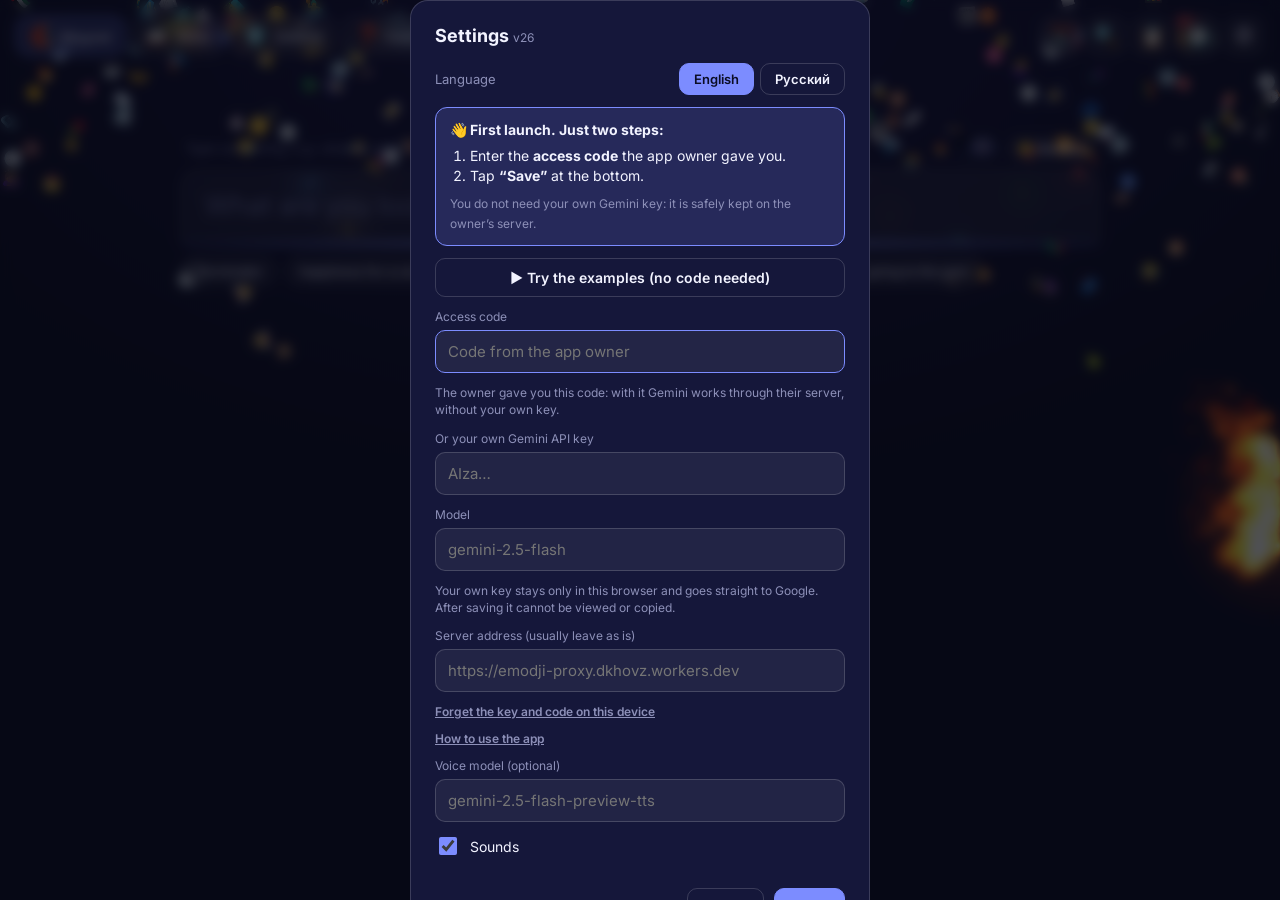
<file: index.html>
<!doctype html>
<html lang="ru">
<head>
<meta charset="utf-8">
<meta name="viewport" content="width=device-width, initial-scale=1, maximum-scale=1, viewport-fit=cover">
<title>Emodji Magnet</title>
<link rel="preconnect" href="https://fonts.googleapis.com">
<link rel="preconnect" href="https://fonts.gstatic.com" crossorigin>
<link href="https://fonts.googleapis.com/css2?family=Noto+Color+Emoji&family=Inter:wght@400;500;600&display=swap" rel="stylesheet">
<style>
  :root {
    --bg1: #0d0f1f;
    --bg2: #1a1740;
    --glass: rgba(255,255,255,.07);
    --glass-b: rgba(255,255,255,.16);
    --text: #f2f3ff;
    --muted: #8d90b8;
    --accent: #7c8cff;
  }
  * { box-sizing: border-box; }
  html, body { margin: 0; height: 100%; overflow: hidden; }
  body {
    font-family: Inter, system-ui, "Segoe UI", sans-serif;
    color: var(--text);
    background: radial-gradient(1200px 700px at 50% 0%, var(--bg2), var(--bg1) 70%);
  }
  canvas#world { position: fixed; inset: 0; width: 100%; height: 100%; display: block; touch-action: none; }

  #bar {
    position: fixed; left: 50%; top: 15vh; transform: translateX(-50%);
    width: min(920px, 82vw); z-index: 5;
  }
  #hint { font-size: 13px; color: var(--muted); margin: 0 6px 8px; display: flex; justify-content: space-between; min-height: 18px; }
  #status { transition: color .2s; }
  #status.err { color: #ff8a8a; }
  #field {
    width: 100%; font: 500 28px/1.25 Inter, system-ui, sans-serif; color: var(--text);
    background: var(--glass); border: 1px solid var(--glass-b); border-bottom: none;
    border-radius: 18px 18px 0 0; padding: 18px 24px; outline: none;
    backdrop-filter: blur(14px); -webkit-backdrop-filter: blur(14px);
    caret-color: var(--accent);
  }
  #field::placeholder { color: #6b6f9c; font-weight: 400; }
  #field:focus { background: rgba(255,255,255,.1); }

  /* type=search keeps Chrome's password/card/address bar off the keyboard; strip its native look */
  input[type="search"] { -webkit-appearance: none; appearance: none; }
  input[type="search"]::-webkit-search-cancel-button,
  input[type="search"]::-webkit-search-decoration,
  input[type="search"]::-webkit-search-results-button,
  input[type="search"]::-webkit-search-results-decoration { display: none; -webkit-appearance: none; }
  #tools {
    position: fixed; left: 16px; right: 16px; top: 16px; z-index: 6;
    display: flex; justify-content: space-between; gap: 8px; pointer-events: none;
  }
  #tools > div { display: flex; gap: 6px; pointer-events: auto; }
  .tbtn {
    height: 40px; min-width: 40px; padding: 0 12px; border-radius: 12px; border: 1px solid var(--glass-b);
    background: var(--glass); color: var(--text); font: 500 14px Inter, sans-serif; cursor: pointer;
    display: inline-flex; align-items: center; justify-content: center; gap: 6px; white-space: nowrap;
    backdrop-filter: blur(10px); -webkit-backdrop-filter: blur(10px);
  }
  .tbtn:hover { background: rgba(255,255,255,.14); }
  .tbtn.on { background: rgba(124,140,255,.28); border-color: var(--accent); }
  #acts .tbtn { padding: 0; font-size: 17px; }

  #histPanel {
    position: fixed; z-index: 8; right: 16px; top: 64px; width: min(380px, calc(100vw - 20px));
    max-height: 55vh; overflow-y: auto; display: none; padding: 6px;
    background: rgba(18,20,48,.97); border: 1px solid var(--glass-b); border-radius: 14px;
    box-shadow: 0 10px 40px rgba(0,0,0,.45);
  }
  #histPanel.open { display: block; }
  .hitem {
    width: 100%; display: grid; gap: 2px; text-align: left; padding: 9px 10px; border: none; border-radius: 10px;
    background: transparent; color: var(--text); cursor: pointer; font: 14px Inter, sans-serif;
  }
  .hitem:hover { background: rgba(255,255,255,.07); }
  .ht { overflow: hidden; text-overflow: ellipsis; white-space: nowrap; }
  .he { font: 16px "Noto Color Emoji","Segoe UI Emoji",sans-serif; letter-spacing: 1px; }
  .hempty { padding: 14px; color: var(--muted); font-size: 13px; }
  .hclear { width: 100%; margin-top: 4px; padding: 8px; border: none; background: none; color: var(--muted); font: 12px Inter, sans-serif; cursor: pointer; }

  #searchBar {
    position: fixed; left: 16px; right: 16px; top: 16px; z-index: 9; display: none; gap: 8px;
  }
  #searchBar.open { display: flex; }
  #searchInput {
    flex: 1; min-width: 0; height: 40px; padding: 0 14px; border-radius: 12px; outline: none;
    border: 1px solid var(--accent); background: rgba(18,20,48,.96); color: var(--text); font: 500 15px Inter, sans-serif;
  }
  body.mobile #searchBar { top: calc(var(--vvt, 0px) + 8px); left: 10px; right: 10px; }
  body.mobile #searchInput { height: 36px; font-size: 16px; }
  #coach {
    position: fixed; z-index: 9; display: none; width: min(440px, calc(100vw - 20px)); padding: 12px 14px;
    background: rgba(18,20,48,.97); border: 1px solid var(--glass-b); border-radius: 14px;
    box-shadow: 0 10px 40px rgba(0,0,0,.45);
  }
  #coach.open { display: block; }
  #coach .ch { display: flex; align-items: center; justify-content: space-between; font-size: 13px; font-weight: 600; margin-bottom: 6px; }
  #coach.fix .ch { color: #ffd479; }
  #coach.good .ch { color: #7df0b0; }
  #coachClose { background: none; border: none; color: var(--muted); font-size: 20px; cursor: pointer; }
  .cold { font-size: 14px; color: var(--muted); text-decoration: line-through; text-decoration-color: rgba(255,120,120,.7); }
  .cfix { font-size: 16px; font-weight: 500; margin: 3px 0; }
  .cnote { font-size: 13px; color: var(--muted); line-height: 1.4; }
  #coachActions { display: flex; gap: 8px; margin-top: 10px; }
  #coachActions:empty { display: none; }
  #coachActions button {
    font: 600 13px Inter, sans-serif; padding: 8px 12px; border-radius: 10px; cursor: pointer;
    border: 1px solid var(--glass-b); background: rgba(255,255,255,.06); color: var(--text);
  }
  #coachActions button.primary { background: var(--accent); border-color: var(--accent); color: #0b0d24; }
  #setupHint { display: none; padding: 12px 14px; border-radius: 12px; background: rgba(124,140,255,.16);
    border: 1px solid var(--accent); font-size: 14px; line-height: 1.45; }
  #setupHint.show { display: block; }
  #setupHint ol { margin: 6px 0 6px 20px; padding: 0; }
  #setupHint span { color: var(--muted); font-size: 12px; }

  #welcome { position: fixed; inset: 0; z-index: 35; display: none; place-items: center; background: rgba(5,6,18,.78);
    backdrop-filter: blur(6px); overflow-y: auto; padding: 14px; }
  #welcome.open { display: grid; }
  #wcard { width: min(520px, 100%); max-height: 100%; overflow-y: auto; background: #15173a; border: 1px solid var(--glass-b);
    border-radius: 20px; padding: 22px 22px 0; font-size: 14px; line-height: 1.5; }
  #wcard h2 { margin: 0 0 8px; font-size: 20px; }
  #wcard p { margin: 6px 0; }
  .wlead { font-size: 15px; }
  .wbox { margin: 12px 0; padding: 12px 14px; border-radius: 14px; background: rgba(255,214,120,.1); border: 1px solid rgba(255,214,120,.35); }
  .wbox b:first-child { color: #ffd479; }
  .wh { display: block; margin: 14px 0 4px; }
  #wcard ul { margin: 0; padding-left: 20px; }
  #wcard li { margin: 5px 0; }
  .wrow { position: sticky; bottom: 0; margin: 12px -22px 0; padding: 12px 22px; background: #15173a; border-top: 1px solid var(--glass-b); }
  #wOk { width: 100%; font: 600 15px Inter, sans-serif; padding: 12px; border-radius: 12px; border: none; cursor: pointer;
    background: var(--accent); color: #0b0d24; }
  body:not(.mobile) #wcard .mobileOnly { display: none; }
  #hint { align-items: center; gap: 8px; }
  #status { min-width: 0; overflow: hidden; text-overflow: ellipsis; white-space: nowrap; }
  #hint .hr { display: inline-flex; align-items: center; gap: 8px; flex-shrink: 0; }
  #diffBtn { font: 600 12px Inter, sans-serif; padding: 4px 10px; border-radius: 99px; cursor: pointer; color: var(--text);
    border: 1px solid var(--glass-b); background: var(--glass); }
  #diffBtn.on { background: rgba(255,214,120,.18); border-color: rgba(255,214,120,.6); color: #ffd479; }
  /* rocker switch for the fire: calm when idle, springy click when pressed (lives in the hint row) */
  .fireSw { display: inline-flex; align-items: center; gap: 5px; }
  .fireSw::before { content: '🔥'; font: 12px "Noto Color Emoji","Segoe UI Emoji",sans-serif; opacity: .8; }
  .fireSw.off::before { filter: grayscale(1); opacity: .4; }
  #fireBtn {
    position: relative; flex: none; width: 46px; height: 26px; padding: 0; border-radius: 13px; cursor: pointer;
    border: 1px solid rgba(255,255,255,.1);
    background: linear-gradient(180deg, #0b0d20, #171a38);
    box-shadow: inset 0 2px 4px rgba(0,0,0,.75), inset 0 -1px 0 rgba(255,255,255,.05), 0 1px 0 rgba(255,255,255,.06);
    -webkit-tap-highlight-color: transparent; outline: none;
  }
  #fireBtn .cap {
    position: absolute; top: 2px; left: 2px; width: 26px; height: 20px; border-radius: 10px;
    background: linear-gradient(145deg, #5a6096, #353a72 62%, #2a2e60);
    box-shadow: 0 2px 4px rgba(0,0,0,.55), inset 0 1px 0 rgba(255,255,255,.3), inset 0 -2px 3px rgba(0,0,0,.3);
    transition: left .24s cubic-bezier(.3,1.7,.5,1), transform .12s ease-out;
    display: grid; place-items: center;
  }
  #fireBtn.on .cap { left: 16px; }
  #fireBtn:active .cap { transform: scaleX(1.1) scaleY(.92); }
  #fireBtn .dot { width: 4px; height: 4px; border-radius: 50%; background: #4a4f86; box-shadow: inset 0 1px 1px rgba(0,0,0,.5); transition: background .2s, box-shadow .2s; }
  #fireBtn.on .dot { background: #ffb457; box-shadow: 0 0 5px rgba(255,160,60,.8); }
  #fireBtn:focus-visible { box-shadow: inset 0 2px 4px rgba(0,0,0,.75), 0 0 0 2px var(--accent); }
  /* hand-drawn icons (images live in icons.css) */
  .ic { display: inline-block; flex: none; width: 26px; height: 26px; background: center / contain no-repeat; pointer-events: none; }
  .tbtn .ic { filter: drop-shadow(0 1px 1px rgba(0,0,0,.4)); }
  .ic.sm { width: 1.2em; height: 1.2em; vertical-align: -.25em; margin: 0 1px; }
  body.mobile .tbtn .ic { width: 22px; height: 22px; }
  .tbtn .ico { width: 26px; height: 26px; filter: drop-shadow(0 1px 1px rgba(0,0,0,.4)); }
  body.mobile .tbtn .ico { width: 22px; height: 22px; }
  .icoSlot { display: inline-flex; }
  /* no native blue tap-highlight square / text-like selection on the panel buttons and their icons */
  .tbtn, #tools, #tools * , #diffBtn, #fireBtn, #searchClose {
    -webkit-tap-highlight-color: transparent; -webkit-touch-callout: none;
    -webkit-user-select: none; user-select: none;
  }
  .tbtn { outline: none; }
  .tbtn:focus-visible { outline: 2px solid var(--accent); outline-offset: 2px; }
  .ico, .ico * { -webkit-user-select: none; user-select: none; -webkit-user-drag: none; }
  #chips { position: fixed; z-index: 4; display: flex; gap: 8px; overflow-x: auto; padding: 2px 2px 8px; scrollbar-width: none; transition: opacity .25s; }
  #chips::-webkit-scrollbar { display: none; }
  #chips.hide { opacity: 0; pointer-events: none; }
  .chip { flex: none; font: 500 13px Inter, system-ui, sans-serif; padding: 7px 13px; border-radius: 99px; cursor: pointer; white-space: nowrap;
    border: 1px solid var(--glass-b); background: var(--glass); color: var(--text); backdrop-filter: blur(8px); -webkit-tap-highlight-color: transparent; }
  .chip:hover { background: rgba(255,255,255,.14); }
  #tryBtn { display: none; width: 100%; font: 600 14px Inter, sans-serif; padding: 11px; border-radius: 12px; cursor: pointer;
    border: 1px solid var(--accent); background: rgba(124,140,255,.18); color: var(--text); }
  #tryBtn.show { display: block; }
  .tbtn.dim { opacity: .38; }
  .tbtn.busy { opacity: .6; pointer-events: none; }
  .lrow { display: flex; align-items: center; justify-content: space-between; gap: 12px; font-size: 13px; color: var(--muted); }
  #langSel { display: flex; gap: 6px; }
  #card #langSel button { padding: 7px 14px; font-size: 13px; }
  #card #langSel button.on { background: var(--accent); border-color: var(--accent); color: #0b0d24; }
  #toast {
    position: fixed; left: 50%; bottom: 24px; z-index: 40; transform: translate(-50%, 20px); opacity: 0;
    padding: 10px 16px; border-radius: 12px; background: rgba(18,20,48,.95); border: 1px solid var(--glass-b);
    font-size: 14px; max-width: calc(100vw - 40px); overflow: hidden; text-overflow: ellipsis; white-space: nowrap;
    transition: opacity .2s, transform .2s; pointer-events: none;
  }
  #toast.show { opacity: 1; transform: translate(-50%, 0); }

  @keyframes shake { 0%,100% { transform: translateX(0); } 20%,60% { transform: translateX(-8px); } 40%,80% { transform: translateX(8px); } }
  #field.shake { animation: shake .35s; }
  #field[readonly] { color: #c9cdf7; }
  #tip {
    position: fixed; z-index: 6; pointer-events: none; padding: 5px 10px; border-radius: 8px;
    background: rgba(10,12,30,.9); border: 1px solid var(--glass-b); font-size: 13px; opacity: 0;
    transition: opacity .12s; white-space: nowrap;
  }

  #bubble {
    position: fixed; z-index: 7; width: 340px; display: none; padding: 14px 16px;
    background: rgba(18,20,48,.94); border: 1px solid var(--glass-b); border-radius: 16px;
    backdrop-filter: blur(14px); box-shadow: 0 10px 40px rgba(0,0,0,.4);
  }
  #bubble.open { display: block; }
  #bubble .bh { display: flex; align-items: center; gap: 10px; margin-bottom: 6px; }
  #bEmoji { font: 26px "Noto Color Emoji","Segoe UI Emoji",sans-serif; }
  #bVerdict { font-size: 12px; font-weight: 600; padding: 3px 9px; border-radius: 99px; background: var(--glass); color: var(--muted); }
  #bVerdict.yes { background: rgba(80,220,140,.18); color: #7df0b0; }
  #bVerdict.no { background: rgba(255,120,120,.18); color: #ff9a9a; }
  #bSpeak { margin-left: auto; background: none; border: none; font-size: 16px; cursor: pointer; opacity: .8; padding: 0 4px; }
  #bSpeak + #bClose { margin-left: 0; }
  #bClose { margin-left: auto; background: none; border: none; color: var(--muted); font-size: 20px; cursor: pointer; }
  #bText { white-space: pre-line; margin: 0 0 10px; font-size: 14px; line-height: 1.4; min-height: 20px; }
  #bArg {
    width: 100%; font: 13px Inter, sans-serif; color: var(--text); background: rgba(255,255,255,.06);
    border: 1px solid var(--glass-b); border-radius: 10px; padding: 8px 10px; outline: none;
  }
  #bArg:focus { border-color: var(--accent); }
  #bActions { display: flex; gap: 8px; flex-wrap: wrap; }
  #bActions:not(:empty) { margin-top: 10px; }
  #bActions button {
    font: 600 13px Inter, sans-serif; padding: 8px 12px; border-radius: 10px; cursor: pointer;
    border: 1px solid var(--glass-b); background: rgba(255,255,255,.06); color: var(--text);
  }
  #bActions button.primary { background: var(--accent); border-color: var(--accent); color: #0b0d24; }
  #loading {
    position: fixed; inset: 0; z-index: 20; display: grid; place-items: center;
    background: var(--bg1); color: var(--muted); font-size: 16px; transition: opacity .5s;
  }
  #loading.hide { opacity: 0; pointer-events: none; }

  #modal { position: fixed; inset: 0; z-index: 30; display: none; place-items: center; background: rgba(5,6,18,.7); backdrop-filter: blur(6px); }
  #modal.open { display: grid; }
  #card {
    width: min(460px, 92vw); background: #15173a; border: 1px solid var(--glass-b);
    border-radius: 18px; padding: 24px; display: grid; gap: 12px;
  }
  #card h2 { margin: 0 0 4px; font-size: 18px; }
  #card label { font-size: 12px; color: var(--muted); display: grid; gap: 6px; }
  #card input {
    font: 15px Inter, sans-serif; color: var(--text); background: rgba(255,255,255,.06);
    border: 1px solid var(--glass-b); border-radius: 10px; padding: 11px 12px; outline: none;
  }
  #card input:focus { border-color: var(--accent); }
  #card .row { display: flex; gap: 10px; justify-content: flex-end; margin-top: 6px; }
  #card button {
    font: 600 14px Inter, sans-serif; border-radius: 10px; padding: 10px 18px; cursor: pointer;
    border: 1px solid var(--glass-b); background: transparent; color: var(--text);
  }
  #card button.primary { background: var(--accent); border-color: var(--accent); color: #0b0d24; }
  #card .linkbtn { border: none !important; background: none !important; color: var(--muted) !important; font-size: 12px !important; text-align: left; padding: 0 !important; text-decoration: underline; }
  #card small { color: var(--muted); font-size: 12px; line-height: 1.4; }
  #card .opt { display: flex; align-items: center; gap: 10px; font-size: 14px; color: var(--text); cursor: pointer; }
  #card .opt input { width: 18px; height: 18px; padding: 0; accent-color: var(--accent); }
  body:not(.mobile) .mobileOnly { display: none !important; }

  /* ---- phone mode (desktop untouched) ---- */
  body.mobile canvas#world { inset: auto; left: 0; top: var(--vvt, 0px); width: 100%; height: var(--vvh, 100%); }
  body.mobile #bar { top: calc(var(--vvt, 0px) + 54px); width: calc(100vw - 20px); }
  body.mobile #hint { font-size: 12px; margin-bottom: 5px; min-height: 15px; }
  body.mobile #count { display: none; }
  #ver { opacity: .35; margin-left: 8px; }
  body.mobile #field { font-size: 17px; padding: 11px 14px; border-radius: 14px 14px 0 0; }
  body.mobile #tools { top: calc(var(--vvt, 0px) + 8px); left: 10px; right: 10px; }
  body.mobile .tbtn { height: 32px; min-width: 32px; padding: 0; font-size: 16px; }
  body.mobile #tools > div { gap: 4px; }
  body.mobile #modes .tbtn span { display: none; }
  body.mobile #histPanel { right: 10px; top: calc(var(--vvt, 0px) + 50px); }
  body.mobile #bubble { width: calc(100vw - 20px); padding: 11px 13px; }
  body.mobile #bArg { font-size: 16px; }
  /* masked like a password, but without the browser's password/card/address autofill bar */
  .secret { -webkit-text-security: disc; }
  .secret::placeholder { -webkit-text-security: none; }
  /* settings window always fits above the on-screen keyboard and scrolls */
  body.mobile #modal { top: var(--vvt, 0px); bottom: auto; height: var(--vvh, 100%); overflow-y: auto; align-items: start; padding: 8px 0; }
  body.mobile #card { margin: 0 auto; padding: 16px; gap: 10px; }
  body.mobile #card .row { position: sticky; bottom: -16px; margin: 4px -16px -16px; padding: 10px 16px; background: #15173a; border-top: 1px solid var(--glass-b); }
</style>
<link rel="stylesheet" href="icons-anim.css?v=26">
<link rel="stylesheet" href="icon-anim.css?v=26">
</head>
<body>
<canvas id="world"></canvas>

<div id="bar">
  <div id="hint"><span id="status" data-i18n="status.magnet"></span><span class="hr"><span id="count"></span><span class="fireSw"><button id="fireBtn" type="button" role="switch" aria-checked="true"><span class="cap"><i class="dot"></i></span></button></span><button id="diffBtn" type="button"></button></span></div>
  <input id="field" type="search" autocomplete="off" spellcheck="false" data-i18n-ph="ph.magnet" autofocus>
</div>

<div id="chips"></div>

<div id="tools">
  <div id="modes">
    <button class="tbtn on" data-mode="magnet" data-i18n-title="modeT.magnet"><span class="icoSlot" data-ico="magnet"><i class="ic ic-magnet"></i></span><span data-i18n="mode.magnet"></span></button>
    <button class="tbtn" data-mode="story" data-i18n-title="modeT.story"><span class="icoSlot" data-ico="book"><i class="ic ic-book"></i></span><span data-i18n="mode.story"></span></button>
    <button class="tbtn" data-mode="defend" data-i18n-title="modeT.defend"><span class="icoSlot" data-ico="shield"><i class="ic ic-shield"></i></span><span data-i18n="mode.defend"></span></button>
    <button class="tbtn" data-mode="guess" data-i18n-title="modeT.guess"><span class="icoSlot" data-ico="question"><i class="ic ic-question"></i></span><span data-i18n="mode.guess"></span></button>
  </div>
  <div id="acts">
    <button class="tbtn" id="peelBtn" data-i18n-title="t.peel"><span class="icoSlot" data-ico="scissors"><i class="ic ic-scissors"></i></span></button>
    <button class="tbtn" id="searchBtn" data-i18n-title="t.search"><span class="icoSlot" data-ico="magnifier"><i class="ic ic-magnifier"></i></span></button>
    <button class="tbtn" id="copyBtn" data-i18n-title="t.copy"><span class="icoSlot" data-ico="clipboard"><i class="ic ic-clipboard"></i></span></button>
    <button class="tbtn" id="histBtn" data-i18n-title="t.hist"><span class="icoSlot" data-ico="clock"><i class="ic ic-clock"></i></span></button>
    <button class="tbtn" id="gear" data-i18n-title="t.settings"><span class="icoSlot" data-ico="gear"><i class="ic ic-gear"></i></span></button>
  </div>
</div>
<div id="searchBar"><input id="searchInput" type="search" autocomplete="off" spellcheck="false" data-i18n-ph="search.ph"><button class="tbtn" id="searchClose" data-i18n-title="t.close">✕</button></div>
<div id="histPanel"></div>
<div id="toast"></div>
<div id="coach"><div class="ch"><span id="coachTitle"></span><button id="coachClose" data-i18n-title="t.close">×</button></div><div id="coachBody"></div><div id="coachActions"></div></div>
<div id="tip"></div>
<div id="bubble">
  <div class="bh"><span id="bEmoji"></span><span id="bVerdict"></span><button id="bSpeak" title="Listen">🔊</button><button id="bClose" data-i18n-title="t.close">×</button></div>
  <p id="bText"></p>
  <input id="bArg" type="search" autocomplete="off" spellcheck="false" placeholder="Argue back… (Enter)">
  <div id="bActions"></div>
</div>
<div id="loading" data-i18n="loading"></div>

<div id="welcome">
  <div id="wcard">
    <h2 data-i18n="w.title"></h2>
    <p class="wlead" data-i18n-html="w.lead"></p>

    <div class="wbox">
      <b data-i18n="w.boxTitle"></b>
      <p data-i18n-html="w.boxText"></p>
      <p id="wDevice" data-i18n-html="w.modes"></p>
    </div>

    <b class="wh" data-i18n="w.what"></b>
    <ul>
      <li data-i18n-html="w.l1"></li>
      <li data-i18n-html="w.l2"></li>
      <li data-i18n-html="w.l3"></li>
      <li data-i18n-html="w.l4"></li>
      <li data-i18n-html="w.l5"></li>
      <li data-i18n-html="w.l6"></li>
      <li data-i18n-html="w.l7"></li>
      <li data-i18n-html="w.l8"></li>
      <li data-i18n-html="w.l9"></li>
      <li class="mobileOnly" data-i18n-html="w.l10"></li>
    </ul>
    <div class="wrow"><button id="wOk" class="primary" data-i18n="w.ok"></button></div>
  </div>
</div>

<div id="modal">
  <div id="card">
    <h2><span data-i18n="set.title"></span> <small id="verNote" style="font-weight:400;color:var(--muted)">v26</small></h2>
    <div class="lrow"><span data-i18n="set.lang"></span>
      <div id="langSel"><button type="button" data-lang="en">English</button><button type="button" data-lang="ru">Русский</button></div>
    </div>
    <div id="setupHint" data-i18n-html="set.first"></div>
    <button id="tryBtn" type="button" data-i18n="set.try"></button>
    <label><span data-i18n="set.code"></span>
      <input id="accessInput" class="secret" type="search" name="emodji-code-x" data-i18n-ph="set.codePh" autocomplete="off" autocapitalize="none" autocorrect="off" spellcheck="false" data-lpignore="true" data-1p-ignore data-form-type="other">
    </label>
    <small data-i18n="set.codeNote"></small>
    <label><span data-i18n="set.key"></span>
      <input id="keyInput" class="secret" type="search" name="emodji-key-x" placeholder="AIza…" autocomplete="off" autocapitalize="none" autocorrect="off" spellcheck="false" data-lpignore="true" data-1p-ignore data-form-type="other">
    </label>
    <label><span data-i18n="set.model"></span>
      <input id="modelInput" type="search" placeholder="gemini-2.5-flash">
    </label>
    <small data-i18n="set.keyNote"></small>
    <label><span data-i18n="set.server"></span>
      <input id="proxyInput" type="search" placeholder="https://….workers.dev" autocomplete="off">
    </label>
    <button id="forgetBtn" class="linkbtn" type="button" data-i18n="set.forget"></button>
    <button id="helpBtn" class="linkbtn" type="button" data-i18n="set.help"></button>
    <label><span data-i18n="set.tts"></span>
      <input id="ttsModelInput" type="search" placeholder="gemini-2.5-flash-preview-tts">
    </label>
    <label class="opt"><input id="optSound" type="checkbox"> <span data-i18n="set.sound"></span></label>
    <label class="opt mobileOnly"><input id="optVibe" type="checkbox"> <span data-i18n="set.vibe"></span></label>
    <label class="opt mobileOnly"><input id="optTilt" type="checkbox"> <span data-i18n="set.tilt"></span></label>
    <label class="opt mobileOnly"><input id="optShake" type="checkbox"> <span data-i18n="set.shake"></span></label>
    <small id="vibeNote"></small>
    <div class="row">
      <button id="cancelBtn" data-i18n="set.close"></button>
      <button id="saveBtn" class="primary" data-i18n="set.save"></button>
    </div>
  </div>
</div>

<script src="matter.min.js"></script>
<script src="emoji-data.js?v=26"></script>
<script src="i18n.js?v=26"></script>
<script src="icon-anim.js?v=26"></script>
<script src="examples.js?v=26"></script>
<script src="app.js?v=29"></script>
</body>
</html>
</file>
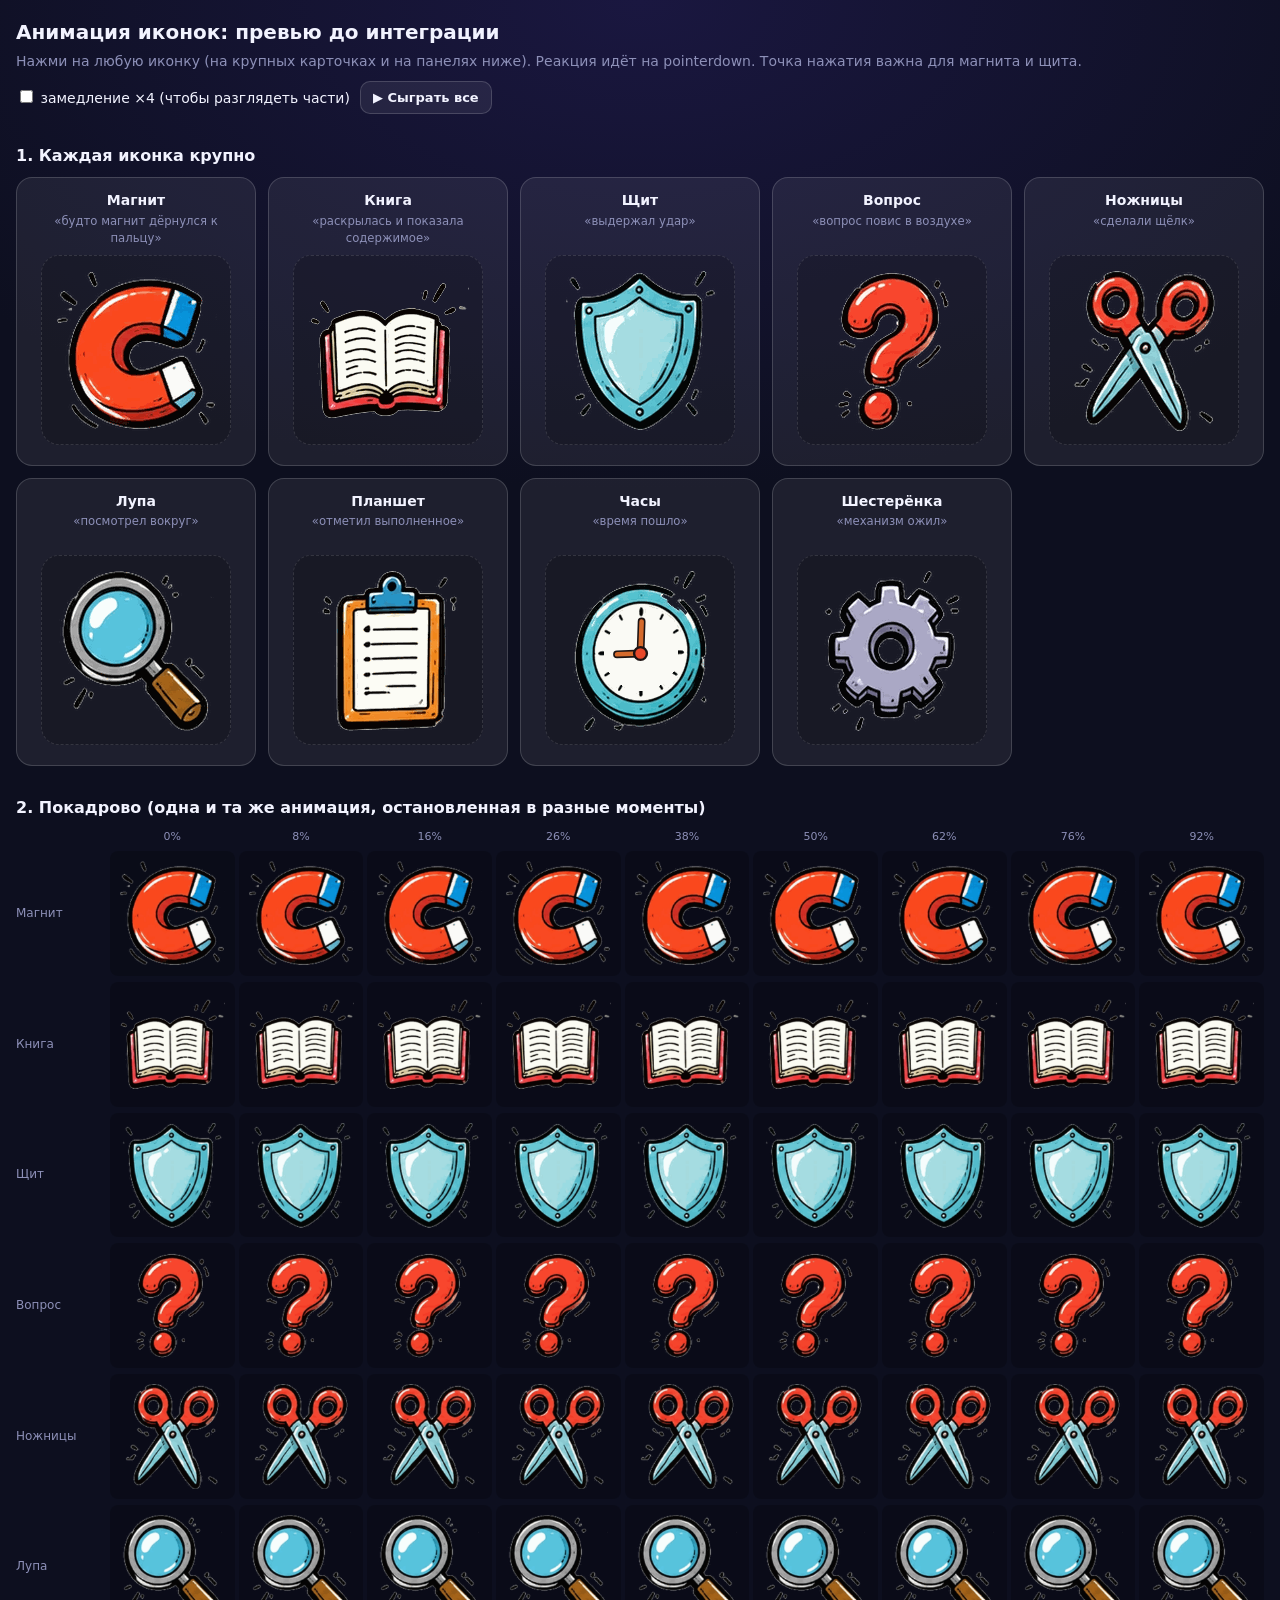
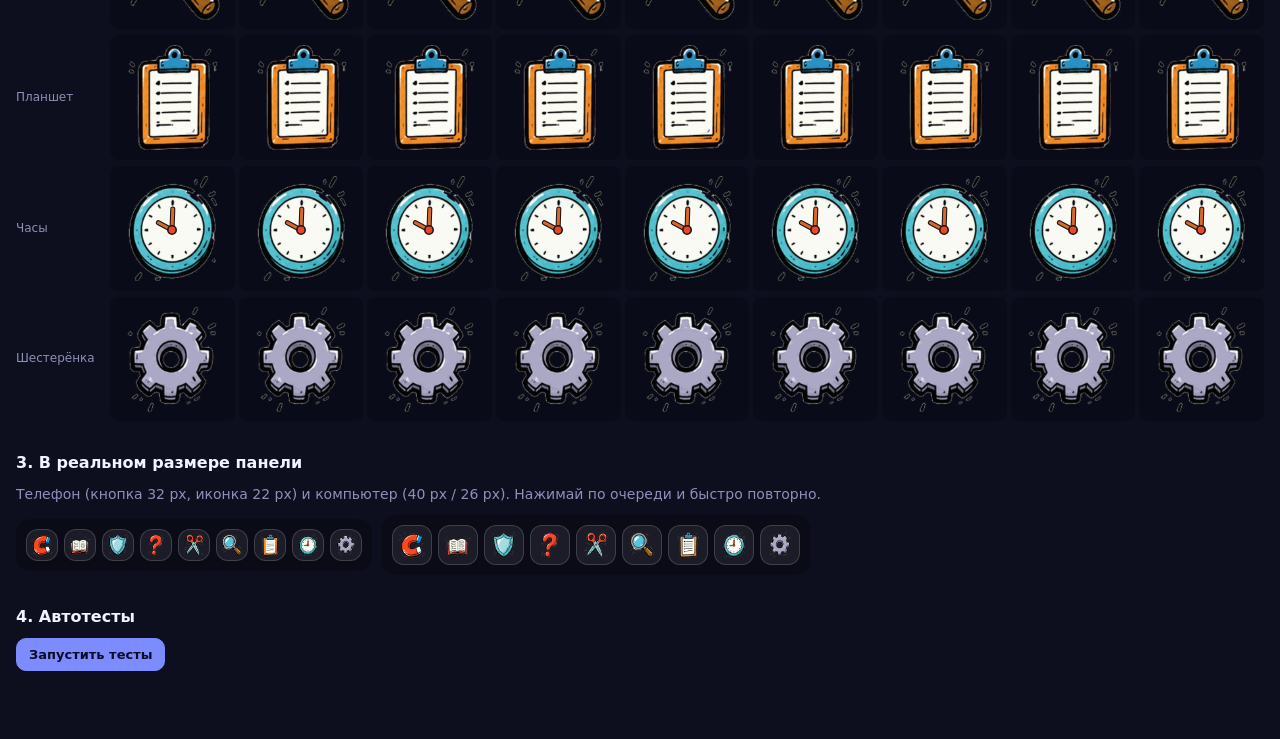
<file: icon-anim-preview.html>
<!doctype html>
<html lang="ru">
<head>
<meta charset="utf-8">
<meta name="viewport" content="width=device-width, initial-scale=1">
<title>Превью анимации иконок</title>
<link rel="stylesheet" href="icons-anim.css">
<link rel="stylesheet" href="icon-anim.css">
<style>
  :root { --bg: #0d0f1f; --glass: rgba(255,255,255,.07); --glass-b: rgba(255,255,255,.16); --text: #f2f3ff; --muted: #8d90b8; --accent: #7c8cff; }
  * { box-sizing: border-box; }
  body { margin: 0; padding: 18px 16px 60px; background: radial-gradient(1200px 700px at 50% 0%, #1a1740, var(--bg) 70%); color: var(--text); font: 14px/1.45 system-ui, "Segoe UI", sans-serif; }
  h1 { font-size: 20px; margin: 0 0 4px; } h2 { font-size: 16px; margin: 30px 0 10px; }
  p.n { color: var(--muted); margin: 0 0 10px; }
  .grid { display: grid; grid-template-columns: repeat(auto-fill, minmax(230px, 1fr)); gap: 12px; }
  .card { background: var(--glass); border: 1px solid var(--glass-b); border-radius: 16px; padding: 12px; text-align: center; }
  .card h3 { margin: 0 0 2px; font-size: 14px; } .card small { color: var(--muted); display: block; min-height: 34px; }
  .stage { display: block; margin: 8px auto; width: 190px; height: 190px; padding: 0; border: 1px dashed rgba(255,255,255,.12); border-radius: 18px; background: rgba(0,0,0,.18); cursor: pointer; touch-action: manipulation; position: relative; }
  .stage .ico { position: absolute; left: 15px; top: 15px; width: 160px; height: 160px; }
  .row { display: flex; align-items: center; gap: 10px; flex-wrap: wrap; margin: 8px 0; }
  .btn { font: 600 13px system-ui; padding: 8px 12px; border-radius: 10px; border: 1px solid var(--glass-b); background: var(--glass); color: var(--text); cursor: pointer; }
  .btn.primary { background: var(--accent); border-color: var(--accent); color: #0b0d24; }
  .film { display: grid; grid-template-columns: 90px repeat(9, 1fr); gap: 4px; align-items: center; margin-bottom: 6px; }
  .film .lab { font-size: 12px; color: var(--muted); }
  .frame { aspect-ratio: 1; background: rgba(0,0,0,.22); border-radius: 8px; position: relative; }
  .frame .ico { position: absolute; left: 8%; top: 8%; width: 84%; height: 84%; }
  .film.head .t { font-size: 11px; color: var(--muted); text-align: center; }
  .tbar { display: inline-flex; gap: 6px; padding: 10px; background: rgba(0,0,0,.25); border-radius: 14px; }
  .tbtn { display: inline-flex; align-items: center; justify-content: center; border-radius: 12px; border: 1px solid var(--glass-b); background: var(--glass); color: var(--text); padding: 0; cursor: pointer; touch-action: manipulation; }
  .tbar.m .tbtn { width: 32px; height: 32px; } .tbar.m .ico { width: 22px; height: 22px; }
  .tbar.d .tbtn { width: 40px; height: 40px; } .tbar.d .ico { width: 26px; height: 26px; }
  table { border-collapse: collapse; width: 100%; font-size: 13px; }
  th, td { border-bottom: 1px solid var(--glass-b); padding: 5px 8px; text-align: left; }
  .ok { color: #7df0b0; } .bad { color: #ff9a9a; }
  #log { white-space: pre-wrap; color: var(--muted); font: 12px ui-monospace, monospace; }
</style>
</head>
<body>
<h1>Анимация иконок: превью до интеграции</h1>
<p class="n">Нажми на любую иконку (на крупных карточках и на панелях ниже). Реакция идёт на pointerdown. Точка нажатия важна для магнита и щита.</p>

<div class="row">
  <label><input type="checkbox" id="slow"> замедление ×4 (чтобы разглядеть части)</label>
  <button class="btn" id="playAll">▶ Сыграть все</button>
</div>

<h2>1. Каждая иконка крупно</h2>
<div class="grid" id="big"></div>

<h2>2. Покадрово (одна и та же анимация, остановленная в разные моменты)</h2>
<div id="film"></div>

<h2>3. В реальном размере панели</h2>
<p class="n">Телефон (кнопка 32 px, иконка 22 px) и компьютер (40 px / 26 px). Нажимай по очереди и быстро повторно.</p>
<div class="row"><div class="tbar m" id="barM"></div><div class="tbar d" id="barD"></div></div>

<h2>4. Автотесты</h2>
<div class="row"><button class="btn primary" id="runTests">Запустить тесты</button></div>
<div id="results"></div>
<div id="log"></div>

<script src="icon-anim.js"></script>
<script>
(function () {
  var NAMES = IconAnim.NAMES;
  var TITLE = {
    magnet: ['Магнит', 'будто магнит дёрнулся к пальцу'],
    book: ['Книга', 'раскрылась и показала содержимое'],
    shield: ['Щит', 'выдержал удар'],
    question: ['Вопрос', 'вопрос повис в воздухе'],
    scissors: ['Ножницы', 'сделали щёлк'],
    magnifier: ['Лупа', 'посмотрел вокруг'],
    clipboard: ['Планшет', 'отметил выполненное'],
    clock: ['Часы', 'время пошло'],
    gear: ['Шестерёнка', 'механизм ожил']
  };
  var slow = document.getElementById('slow');
  function applySlow(host) { if (slow.checked) host._st.anims.forEach(function (a) { a.playbackRate = 0.25; }); }

  // ---- 1. big cards
  var big = document.getElementById('big'), bigHosts = {};
  NAMES.forEach(function (n) {
    var c = document.createElement('div'); c.className = 'card';
    c.innerHTML = '<h3>' + TITLE[n][0] + '</h3><small>«' + TITLE[n][1] + '»</small>';
    var stage = document.createElement('button'); stage.className = 'stage'; stage.setAttribute('aria-label', n);
    var host = IconAnim.create(n); stage.appendChild(host); c.appendChild(stage); big.appendChild(c);
    IconAnim.attach(stage, host);
    stage.addEventListener('pointerdown', function () { applySlow(host); });
    bigHosts[n] = host;
  });
  document.getElementById('playAll').addEventListener('click', function () {
    NAMES.forEach(function (n, i) { setTimeout(function () { IconAnim.play(bigHosts[n], { x: 0.8, y: 0.25 }); applySlow(bigHosts[n]); }, i * 120); });
  });

  // ---- 2. filmstrip
  var film = document.getElementById('film');
  var FR = [0, 0.08, 0.16, 0.26, 0.38, 0.5, 0.62, 0.76, 0.92];
  var head = document.createElement('div'); head.className = 'film head'; head.innerHTML = '<span></span>' + FR.map(function (f) { return '<span class="t">' + Math.round(f * 100) + '%</span>'; }).join('');
  film.appendChild(head);
  NAMES.forEach(function (n) {
    var row = document.createElement('div'); row.className = 'film';
    var lab = document.createElement('span'); lab.className = 'lab'; lab.textContent = TITLE[n][0]; row.appendChild(lab);
    FR.forEach(function (f) {
      var fr = document.createElement('div'); fr.className = 'frame';
      var h = IconAnim.create(n); fr.appendChild(h); row.appendChild(fr);
      row._pending = row._pending || []; row._pending.push([h, f]);
    });
    film.appendChild(row);
    // start every frame's animation, then freeze at its moment
    row._pending.forEach(function (p) {
      IconAnim.play(p[0], { x: 0.85, y: 0.22 });
      var end = 0; p[0]._st.anims.forEach(function (a) { var t = a.effect.getComputedTiming().endTime; if (t > end) end = t; });
      IconAnim.seek(p[0], end * p[1]);
    });
  });

  // ---- 3. real size bars
  var barHosts = [];
  [['barM'], ['barD']].forEach(function (b) {
    var bar = document.getElementById(b[0]);
    NAMES.forEach(function (n) {
      var btn = document.createElement('button'); btn.className = 'tbtn'; btn.setAttribute('aria-label', n); btn.dataset.name = n;
      var host = IconAnim.create(n); btn.appendChild(host); bar.appendChild(btn);
      IconAnim.attach(btn, host); barHosts.push([btn, host]);
    });
  });

  // ---- 4. tests
  var results = document.getElementById('results'), log = document.getElementById('log');
  function sleep(ms) { return new Promise(function (r) { setTimeout(r, ms); }); }
  function down(btn, x, y) {
    var r = btn.getBoundingClientRect();
    btn.dispatchEvent(new PointerEvent('pointerdown', { bubbles: true, clientX: x == null ? r.left + r.width * 0.8 : x, clientY: y == null ? r.top + r.height * 0.3 : y, pointerId: 1, button: 0 }));
  }
  function up() { window.dispatchEvent(new PointerEvent('pointerup', { pointerId: 1 })); }
  function running(host) { return host._st.anims.filter(function (a) { return a.playState === 'running' || a.playState === 'pending'; }); }

  async function testRepeat(btn, host) {
    var ok = true, notes = [];
    for (var i = 0; i < 5; i++) {
      var before = host._st.anims.slice();
      down(btn); await sleep(8);
      var nowRun = running(host);
      var prevAlive = before.filter(function (a) { return a.playState !== 'idle' && a.playState !== 'finished'; });
      var fresh = host._st.anims.filter(function (a) { return before.indexOf(a) < 0; });
      var okRound = fresh.length > 0 && prevAlive.length === 0 && nowRun.length > 0 &&
        fresh.every(function (a) { return (a.currentTime || 0) < 70; });
      if (!okRound) { ok = false; notes.push('нажатие ' + (i + 1) + ': новых=' + fresh.length + ', старых живых=' + prevAlive.length); }
      up(); await sleep(70);
    }
    await sleep(40); IconAnim.reset(host);
    return { ok: ok, notes: notes.join('; ') };
  }
  async function testReduced(btn, host) {
    var orig = window.matchMedia;
    window.matchMedia = function (q) { return { matches: /reduce/.test(q), media: q, addEventListener: function () {}, removeEventListener: function () {} }; };
    try {
      IconAnim.reset(host);
      if (btn.getAnimations) btn.getAnimations({ subtree: false }).forEach(function (a) { a.cancel(); });
      down(btn); await sleep(10);
      var as = host._st.anims.slice();
      var props = {}; as.forEach(function (a) { a.effect.getKeyframes().forEach(function (k) { Object.keys(k).forEach(function (p) { if (['offset', 'computedOffset', 'easing', 'composite'].indexOf(p) < 0) props[p] = 1; }); }); });
      var onlyOpacity = Object.keys(props).length > 0 && Object.keys(props).every(function (p) { return p === 'opacity'; });
      var btnAnims = btn.getAnimations ? btn.getAnimations({ subtree: false }).length : 0;
      up(); await sleep(30);
      if (btn.getAnimations) btnAnims = Math.max(btnAnims, btn.getAnimations({ subtree: false }).length);
      return { ok: onlyOpacity && btnAnims === 0, notes: 'свойства: ' + Object.keys(props).join(',') + '; анимаций кнопки: ' + btnAnims };
    } finally { window.matchMedia = orig; IconAnim.reset(host); }
  }
  async function testLeave(btn, host) {
    IconAnim.reset(host);
    down(btn); await sleep(20);
    // the finger slides off the button; pointerup arrives somewhere else
    document.body.dispatchEvent(new PointerEvent('pointermove', { bubbles: true, clientX: 5, clientY: 5, pointerId: 1 }));
    await sleep(40); up();
    await sleep(60);
    var alive = running(host).length;
    return { ok: alive > 0, notes: 'играет после ухода пальца: ' + alive };
  }
  async function testHold(btn, host) {
    IconAnim.reset(host);
    down(btn); await sleep(30);
    var a = host._st.anims.slice();
    // one single play: every animation has exactly 1 iteration (no loop), so holding the finger cannot repeat it
    var finite = a.length > 0 && a.every(function (x) { var t = x.effect.getComputedTiming(); return t.iterations === 1; });
    // fast-forward past the end while the "finger" is still down: nothing may restart
    a.forEach(function (x) { try { x.finish(); } catch (e) {} });
    await sleep(60);
    var restarted = host._st.anims.length !== a.length || a.some(function (x) { return x.playState === 'running'; });
    var held = a.filter(function (x) { return x.playState === 'finished' || x.playState === 'idle'; }).length;
    up();
    return { ok: finite && !restarted, notes: 'итераций=1: ' + finite + '; после конца при удержании заново не играет: ' + (!restarted) + ' (' + held + '/' + a.length + ')' };
  }

  document.getElementById('runTests').addEventListener('click', async function () {
    results.innerHTML = '<p class="n">идёт проверка…</p>';
    var rows = [], t0 = performance.now();
    var hosts = barHosts.slice(0, NAMES.length); // the first bar
    for (var i = 0; i < hosts.length; i++) {
      var btn = hosts[i][0], host = hosts[i][1], n = btn.dataset.name;
      var r1 = await testRepeat(btn, host); await sleep(300);
      var r2 = await testLeave(btn, host); await sleep(1100);
      var r3 = await testHold(btn, host); await sleep(300);
      var r4 = await testReduced(btn, host); await sleep(300);
      rows.push([TITLE[n][0], r1, r2, r3, r4]);
    }
    var html = '<table><tr><th>Иконка</th><th>5 нажатий подряд</th><th>палец ушёл с кнопки</th><th>удержание: один раз</th><th>reduced-motion</th></tr>';
    rows.forEach(function (r) {
      html += '<tr><td>' + r[0] + '</td>' + r.slice(1).map(function (x) { return '<td class="' + (x.ok ? 'ok' : 'bad') + '">' + (x.ok ? '✓' : '✗') + (x.notes ? ' <small>' + x.notes + '</small>' : '') + '</td>'; }).join('') + '</tr>';
    });
    results.innerHTML = html + '</table>';
    window.__testRows = rows.map(function (r) { return [r[0], r[1].ok, r[2].ok, r[3].ok, r[4].ok, r[1].notes, r[2].notes, r[3].notes, r[4].notes]; });
    window.__testsDone = true;
  });
})();
</script>
</body>
</html>
</file>
<file: icons-anim.css>
/* Hand-drawn icons and their animation layers (generated from the artwork, 160px). */
.ic-magnet{--img:url([data-uri])}
.ic-book{--img:url([data-uri])}
.ic-shield{--img:url([data-uri])}
.ic-question{--img:url([data-uri])}
.ic-scissors{--img:url([data-uri])}
.ic-magnifier{--img:url([data-uri])}
.ic-clipboard{--img:url([data-uri])}
.ic-clock{--img:url([data-uri])}
.ic-gear{--img:url([data-uri])}
.L-question-body{--img:url([data-uri])}
.L-question-dot{--img:url([data-uri])}
.L-scissors-a{--img:url([data-uri])}
.L-scissors-b{--img:url([data-uri])}
.L-scissors-decor{--img:url([data-uri])}
.L-magnifier-lens{--img:url([data-uri])}
.L-magnifier-handle{--img:url([data-uri])}
.L-magnifier-decor{--img:url([data-uri])}
.L-clipboard-body{--img:url([data-uri])}
.L-clipboard-clip{--img:url([data-uri])}
.L-clipboard-decor{--img:url([data-uri])}
.L-clock-face{--img:url([data-uri])}
</file>
<file: icon-anim.css>
/* Layers for the animated icons (see icon-anim.js). Images come from icons-anim.css as --img. */
.ic { background-image: var(--img); background-position: center; background-size: contain; background-repeat: no-repeat; }
.ico { position: relative; display: inline-block; flex: none; width: 26px; height: 26px; pointer-events: none; }
.ico .lay, .ico .grp, .ico .sheen, .ico .ripple, .ico .lsvg { position: absolute; inset: 0; }
.ico .lay { background: var(--img) center / contain no-repeat; will-change: transform; }
.ico .grp { transform-origin: 50% 50%; }
.ico .lsvg { width: 100%; height: 100%; overflow: visible; }
.ico .sheen {
  background: linear-gradient(105deg, transparent 38%, rgba(255,255,255,.62) 50%, transparent 62%) 100% 0 / 260% 100% no-repeat;
  -webkit-mask: var(--img) center / contain no-repeat; mask: var(--img) center / contain no-repeat;
  mix-blend-mode: screen; opacity: 0;
}
.ico .glow {
  position: absolute; width: 36%; height: 36%; border-radius: 50%; opacity: 0; mix-blend-mode: screen;
  background: radial-gradient(circle, rgba(255,255,235,.98), rgba(255,226,110,.55) 42%, transparent 72%);
  transform: translate(-50%, -50%);
}
.ico .ripple { -webkit-mask: var(--img) center / contain no-repeat; mask: var(--img) center / contain no-repeat; overflow: hidden; }
.ico .ring {
  position: absolute; width: 34%; height: 34%; border-radius: 50%; opacity: 0;
  border: 2px solid rgba(255,255,255,.95); box-shadow: 0 0 6px rgba(160,230,255,.9);
  transform: translate(-50%, -50%);
}
@media (prefers-reduced-motion: reduce) { .ico * { transition: none !important; } }
</file>
